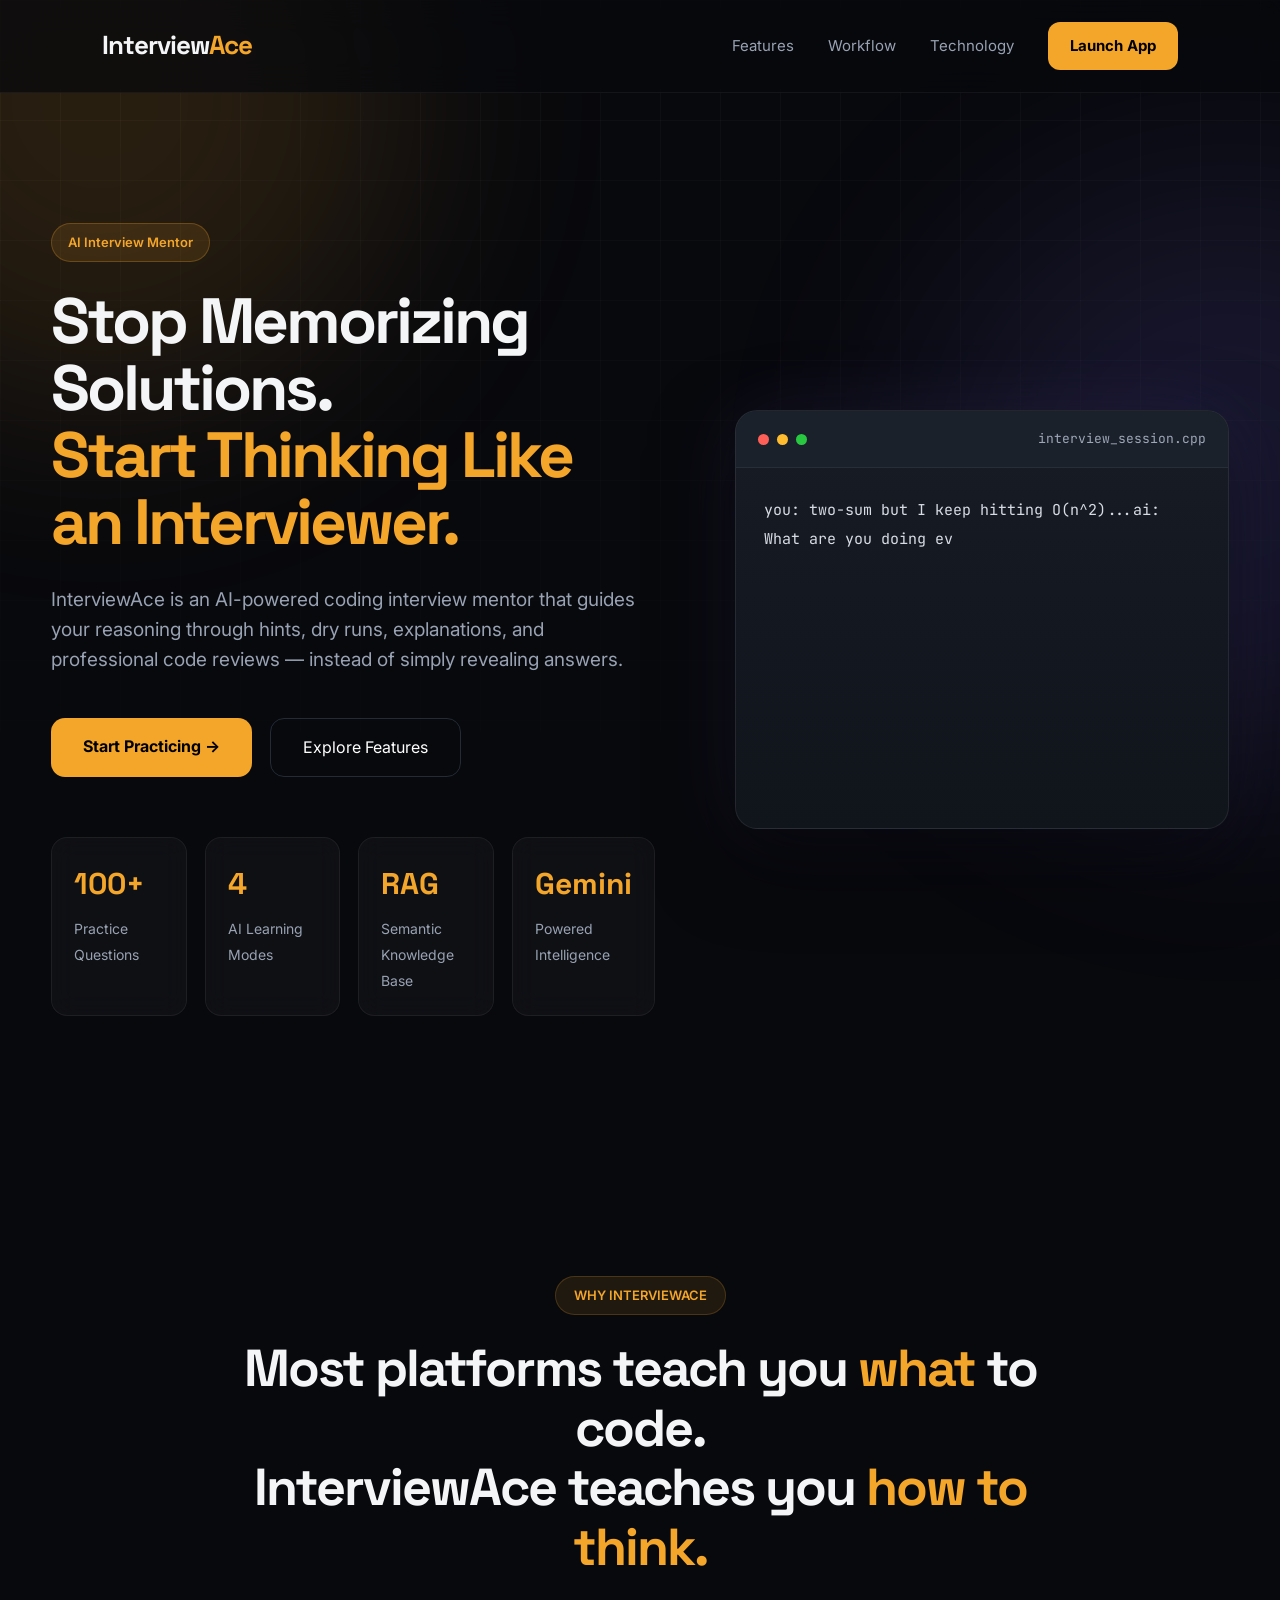
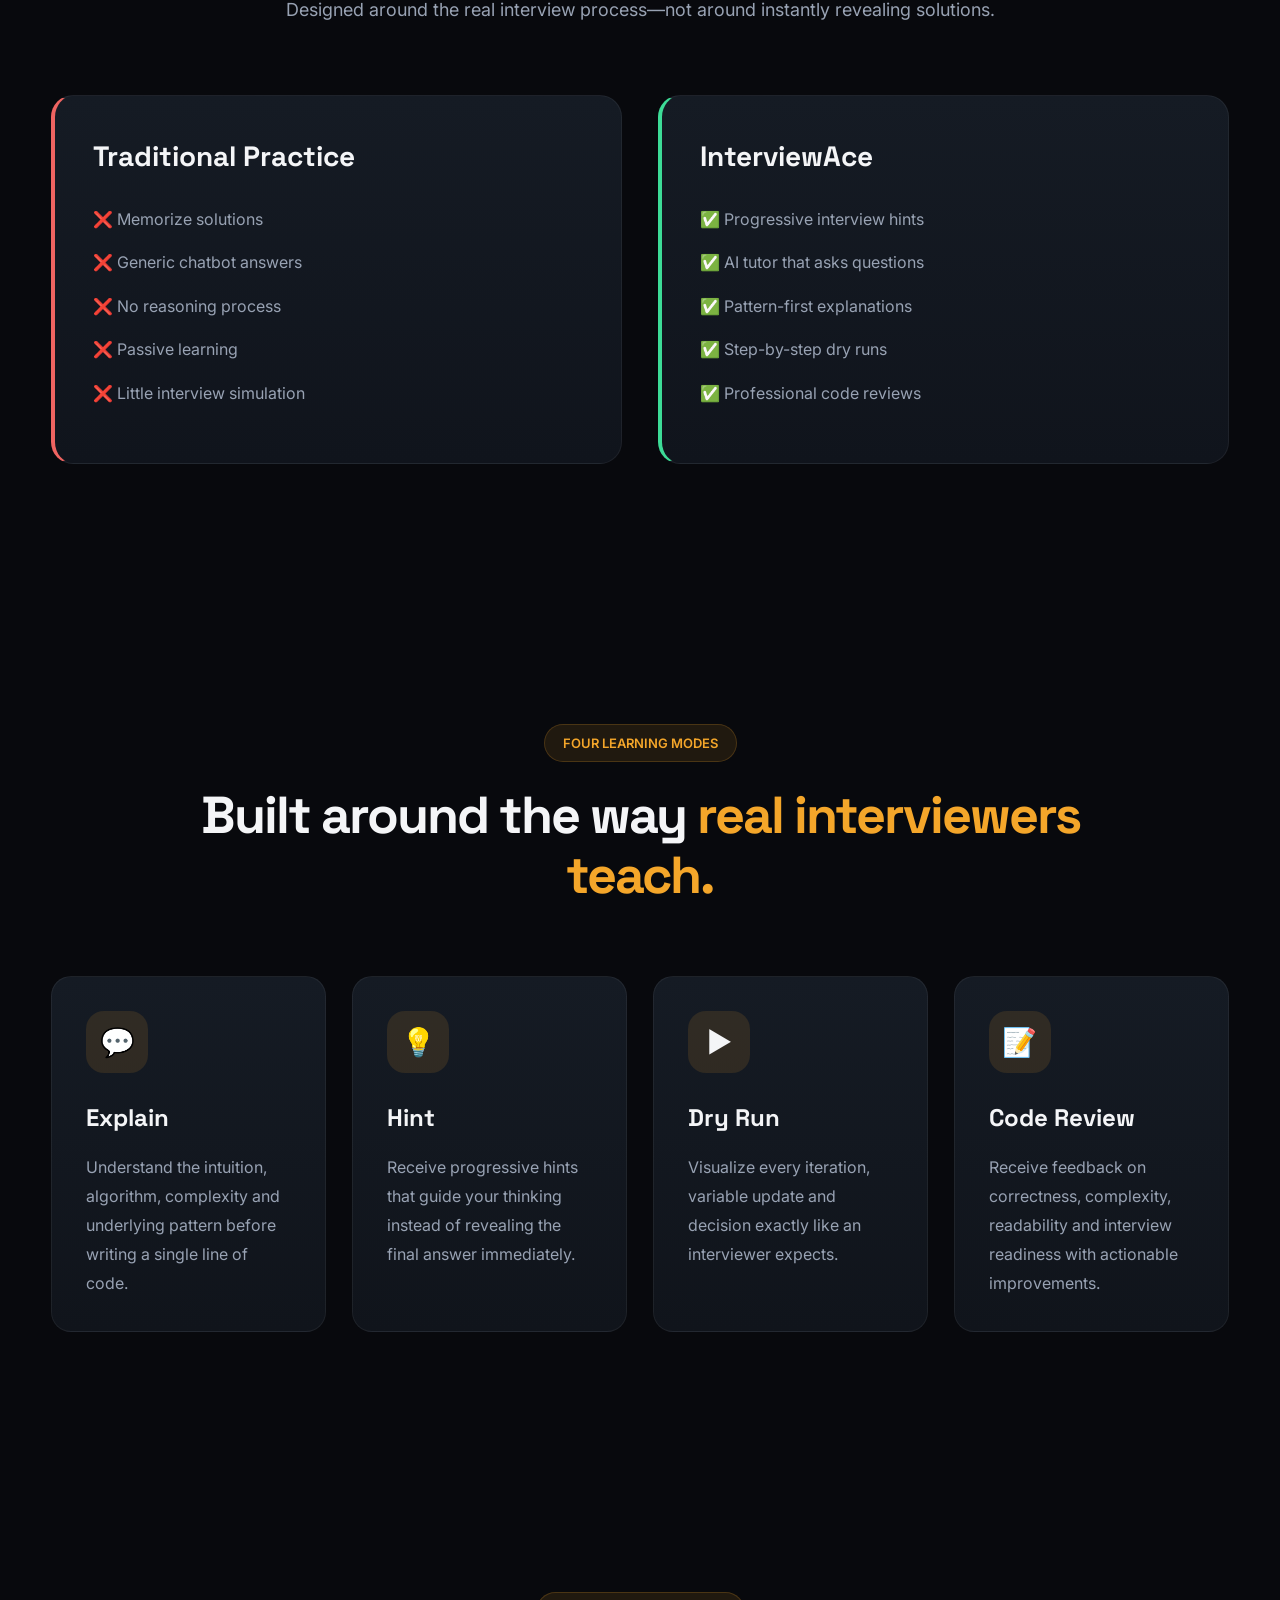
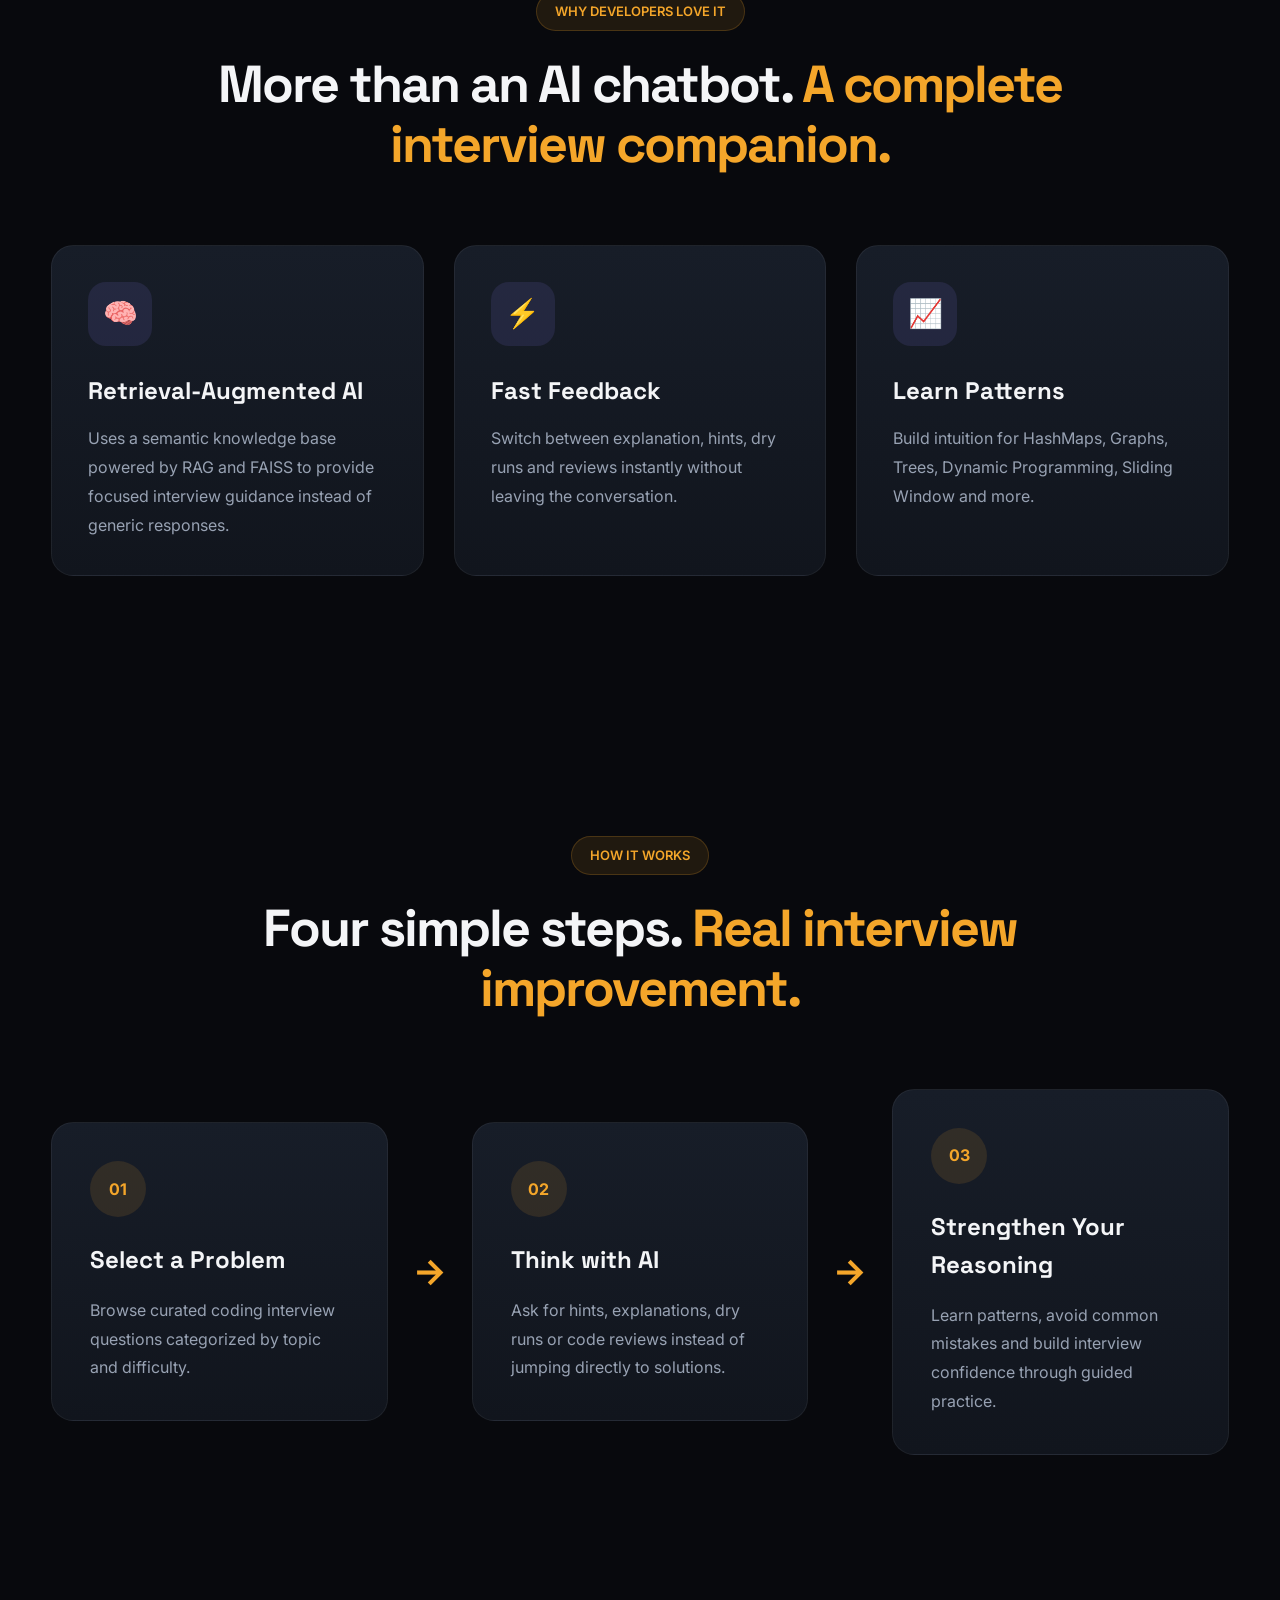
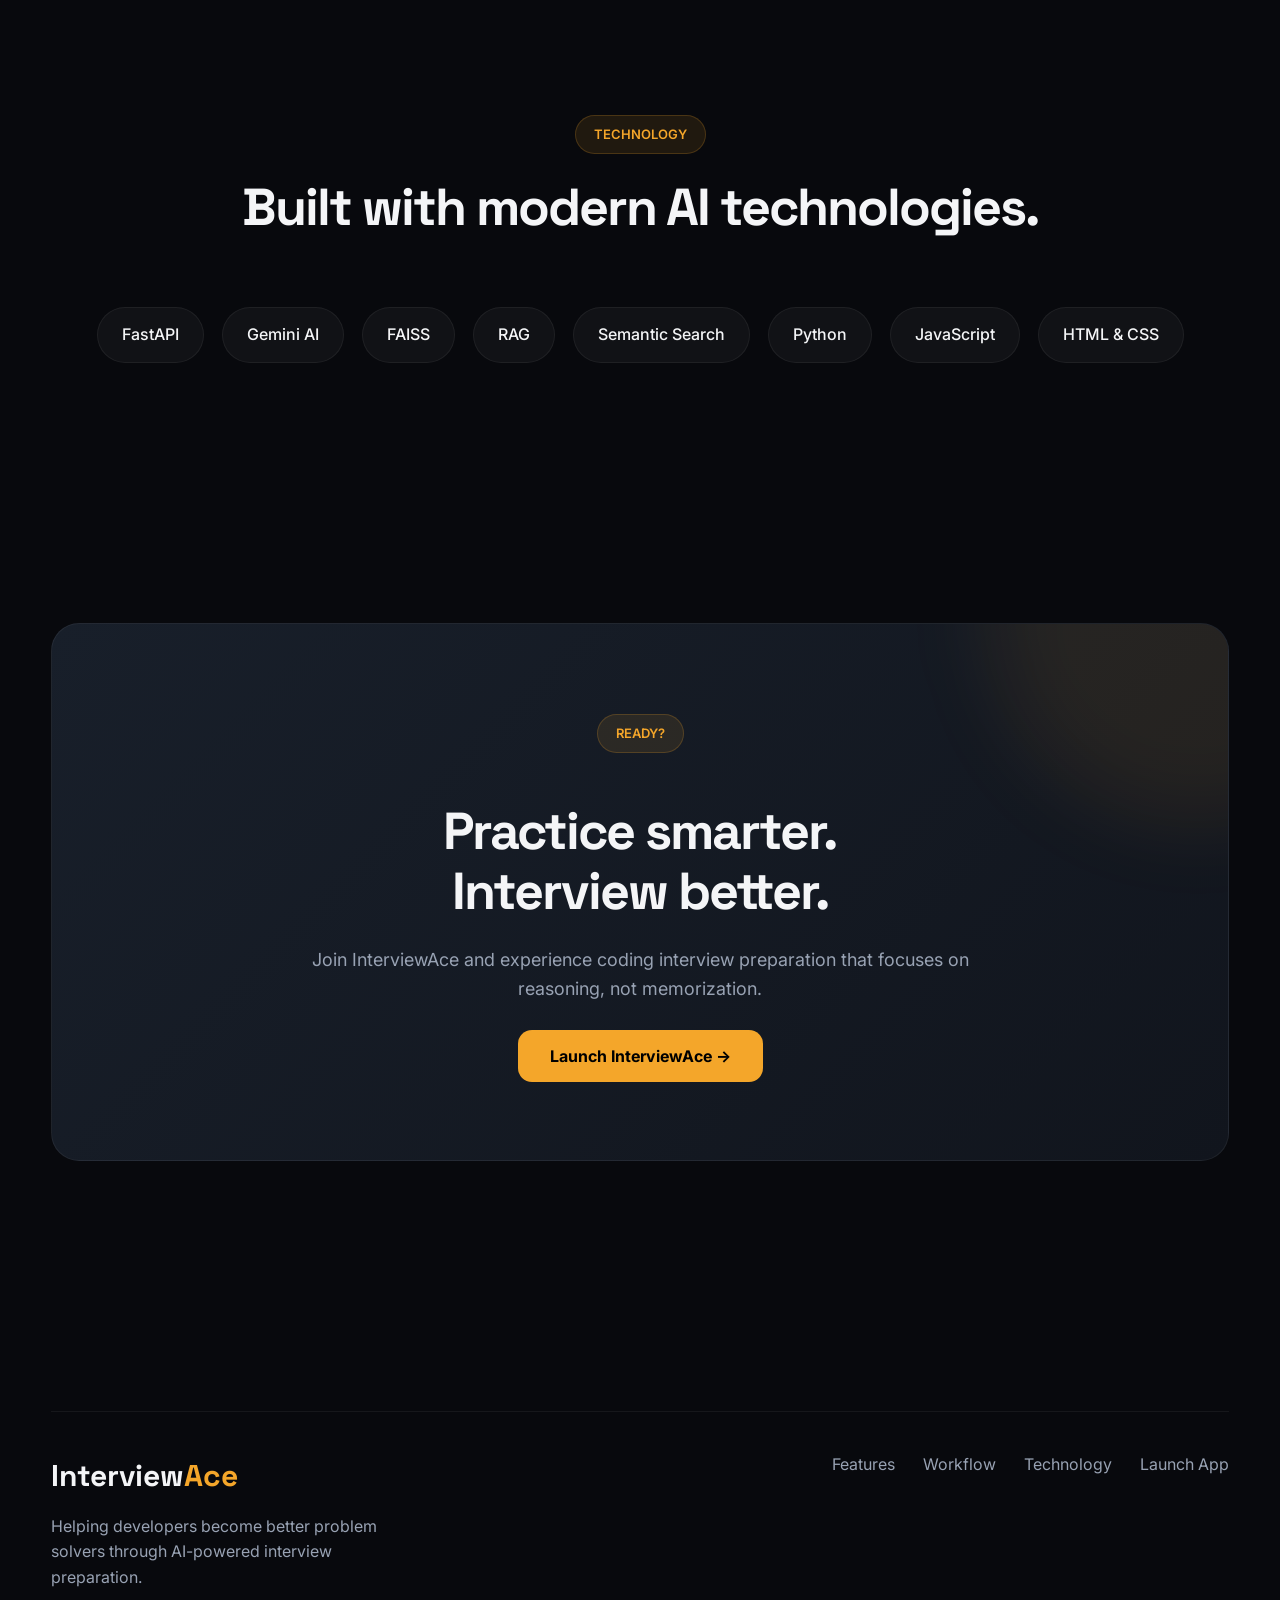
<file: frontend/landing.html>
<!DOCTYPE html>
<html lang="en">

<head>

    <meta charset="UTF-8">

    <meta name="viewport" content="width=device-width, initial-scale=1.0">

    <title>InterviewAce AI</title>

    <link rel="preconnect" href="https://fonts.googleapis.com">

    <link rel="preconnect" href="https://fonts.gstatic.com" crossorigin>

    <link href="https://fonts.googleapis.com/css2?family=Space+Grotesk:wght@400;500;600;700&family=Inter:wght@400;500;600&family=JetBrains+Mono:wght@400;500&display=swap" rel="stylesheet">

    <link rel="stylesheet" href="landing.css">

</head>

<body>

<div class="background-grid"></div>
<div class="background-glow glow-left"></div>
<div class="background-glow glow-right"></div>

<header class="navbar">

    <div class="logo">

        Interview<span>Ace</span>

    </div>

    <nav>

        <a href="#features">Features</a>

        <a href="#workflow">Workflow</a>

        <a href="#tech">Technology</a>

        <a href="index.html" class="nav-btn">

            Launch App

        </a>

    </nav>

</header>



<section class="hero">

    <div class="hero-left">

        <span class="hero-tag">

            AI Interview Mentor

        </span>

        <h1>

            Stop Memorizing Solutions.

            <br>

            <span>Start Thinking Like an Interviewer.</span>

        </h1>

        <p>

            InterviewAce is an AI-powered coding interview mentor that guides your reasoning through hints, dry runs, explanations, and professional code reviews — instead of simply revealing answers.

        </p>

        <div class="hero-buttons">

            <a href="index.html" class="primary-btn">

                Start Practicing →

            </a>

            <a href="#features" class="secondary-btn">

                Explore Features

            </a>

        </div>

        <div class="hero-stats">

            <div class="stat-card">

                <h2>100+</h2>

                <span>Practice Questions</span>

            </div>

            <div class="stat-card">

                <h2>4</h2>

                <span>AI Learning Modes</span>

            </div>

            <div class="stat-card">

                <h2>RAG</h2>

                <span>Semantic Knowledge Base</span>

            </div>

            <div class="stat-card">

                <h2>Gemini</h2>

                <span>Powered Intelligence</span>

            </div>

        </div>

    </div>



    <div class="hero-right">

        <div class="terminal-window">

            <div class="terminal-header">

                <div class="terminal-dots">

                    <span class="red"></span>

                    <span class="yellow"></span>

                    <span class="green"></span>

                </div>

                <span class="terminal-title">

                    interview_session.cpp

                </span>

            </div>

            <div class="terminal-content" id="terminal-body">

                <!-- landing.js types here -->

            </div>

        </div>

    </div>

</section>
<!-- ========================================================= -->
<!-- WHY INTERVIEWACE -->
<!-- ========================================================= -->

<section class="comparison-section" id="features">

    <div class="section-header">

        <span class="section-tag">

            WHY INTERVIEWACE

        </span>

        <h2>

            Most platforms teach you <span>what</span> to code.

            <br>

            InterviewAce teaches you <span>how to think.</span>

        </h2>

        <p>

            Designed around the real interview process—not around instantly revealing solutions.

        </p>

    </div>



    <div class="comparison-grid">

        <div class="comparison-card old-way">

            <h3>

                Traditional Practice

            </h3>

            <ul>

                <li>❌ Memorize solutions</li>

                <li>❌ Generic chatbot answers</li>

                <li>❌ No reasoning process</li>

                <li>❌ Passive learning</li>

                <li>❌ Little interview simulation</li>

            </ul>

        </div>



        <div class="comparison-card new-way">

            <h3>

                InterviewAce

            </h3>

            <ul>

                <li>✅ Progressive interview hints</li>

                <li>✅ AI tutor that asks questions</li>

                <li>✅ Pattern-first explanations</li>

                <li>✅ Step-by-step dry runs</li>

                <li>✅ Professional code reviews</li>

            </ul>

        </div>

    </div>

</section>



<!-- ========================================================= -->
<!-- FOUR MODES -->
<!-- ========================================================= -->

<section class="modes-section">

    <div class="section-header">

        <span class="section-tag">

            FOUR LEARNING MODES

        </span>

        <h2>

            Built around the way

            <span>real interviewers teach.</span>

        </h2>

    </div>



    <div class="mode-grid">

        <div class="mode-card">

            <div class="mode-icon">

                💬

            </div>

            <h3>

                Explain

            </h3>

            <p>

                Understand the intuition, algorithm, complexity and underlying pattern before writing a single line of code.

            </p>

        </div>



        <div class="mode-card">

            <div class="mode-icon">

                💡

            </div>

            <h3>

                Hint

            </h3>

            <p>

                Receive progressive hints that guide your thinking instead of revealing the final answer immediately.

            </p>

        </div>



        <div class="mode-card">

            <div class="mode-icon">

                ▶

            </div>

            <h3>

                Dry Run

            </h3>

            <p>

                Visualize every iteration, variable update and decision exactly like an interviewer expects.

            </p>

        </div>



        <div class="mode-card">

            <div class="mode-icon">

                📝

            </div>

            <h3>

                Code Review

            </h3>

            <p>

                Receive feedback on correctness, complexity, readability and interview readiness with actionable improvements.

            </p>

        </div>

    </div>

</section>



<!-- ========================================================= -->
<!-- FEATURE GRID -->
<!-- ========================================================= -->

<section class="feature-section">

    <div class="section-header">

        <span class="section-tag">

            WHY DEVELOPERS LOVE IT

        </span>

        <h2>

            More than an AI chatbot.

            <span>A complete interview companion.</span>

        </h2>

    </div>



    <div class="feature-grid">

        <div class="feature-card">

            <div class="feature-icon">

                🧠

            </div>

            <h3>

                Retrieval-Augmented AI

            </h3>

            <p>

                Uses a semantic knowledge base powered by RAG and FAISS to provide focused interview guidance instead of generic responses.

            </p>

        </div>



        <div class="feature-card">

            <div class="feature-icon">

                ⚡

            </div>

            <h3>

                Fast Feedback

            </h3>

            <p>

                Switch between explanation, hints, dry runs and reviews instantly without leaving the conversation.

            </p>

        </div>



        <div class="feature-card">

            <div class="feature-icon">

                📈

            </div>

            <h3>

                Learn Patterns

            </h3>

            <p>

                Build intuition for HashMaps, Graphs, Trees, Dynamic Programming, Sliding Window and more.

            </p>

        </div>

    </div>

</section>
<!-- ========================================================= -->
<!-- HOW IT WORKS -->
<!-- ========================================================= -->

<section class="workflow-section" id="workflow">

    <div class="section-header">

        <span class="section-tag">

            HOW IT WORKS

        </span>

        <h2>

            Four simple steps.

            <span>Real interview improvement.</span>

        </h2>

    </div>

    <div class="workflow">

        <div class="workflow-card">

            <div class="workflow-number">01</div>

            <h3>Select a Problem</h3>

            <p>

                Browse curated coding interview questions categorized by topic and difficulty.

            </p>

        </div>

        <div class="workflow-arrow">→</div>

        <div class="workflow-card">

            <div class="workflow-number">02</div>

            <h3>Think with AI</h3>

            <p>

                Ask for hints, explanations, dry runs or code reviews instead of jumping directly to solutions.

            </p>

        </div>

        <div class="workflow-arrow">→</div>

        <div class="workflow-card">

            <div class="workflow-number">03</div>

            <h3>Strengthen Your Reasoning</h3>

            <p>

                Learn patterns, avoid common mistakes and build interview confidence through guided practice.

            </p>

        </div>

    </div>

</section>



<!-- ========================================================= -->
<!-- TECH STACK -->
<!-- ========================================================= -->

<section class="tech-section" id="tech">

    <div class="section-header">

        <span class="section-tag">

            TECHNOLOGY

        </span>

        <h2>

            Built with modern AI technologies.

        </h2>

    </div>

    <div class="tech-grid">

        <div class="tech-pill">FastAPI</div>

        <div class="tech-pill">Gemini AI</div>

        <div class="tech-pill">FAISS</div>

        <div class="tech-pill">RAG</div>

        <div class="tech-pill">Semantic Search</div>

        <div class="tech-pill">Python</div>

        <div class="tech-pill">JavaScript</div>

        <div class="tech-pill">HTML & CSS</div>

    </div>

</section>



<!-- ========================================================= -->
<!-- FINAL CTA -->
<!-- ========================================================= -->

<section class="cta-section">

    <div class="cta-card">

        <span class="section-tag">

            READY?

        </span>

        <h2>

            Practice smarter.

            <br>

            Interview better.

        </h2>

        <p>

            Join InterviewAce and experience coding interview preparation that focuses on reasoning, not memorization.

        </p>

        <a href="index.html" class="primary-btn">

            Launch InterviewAce →

        </a>

    </div>

</section>



<!-- ========================================================= -->
<!-- FOOTER -->
<!-- ========================================================= -->

<footer class="footer">

    <div class="footer-brand">

        <h2>

            Interview<span>Ace</span>

        </h2>

        <p>

            Helping developers become better problem solvers through AI-powered interview preparation.

        </p>

    </div>

    <div class="footer-links">

        <a href="#features">Features</a>

        <a href="#workflow">Workflow</a>

        <a href="#tech">Technology</a>

        <a href="index.html">Launch App</a>

    </div>

</footer>

<script src="landing.js"></script>

</body>

</html>
</file>
<file: frontend/landing.css>
/* =========================================================
   INTERVIEWACE DESIGN SYSTEM
========================================================= */

:root{

    --bg:#08090d;
    --bg-secondary:#10131a;

    --card:#141922;
    --card-hover:#1a2130;

    --border:#242b37;

    --text:#f4f5f7;
    --muted:#98a2b3;

    --primary:#f4a62a;
    --primary-dark:#dd921d;

    --purple:#8B7CF6;
    --green:#3ddc97;
    --red:#ef6461;

    --shadow:0 20px 60px rgba(0,0,0,.45);

    --radius:18px;

    --display:"Space Grotesk",sans-serif;
    --body:"Inter",sans-serif;
    --mono:"JetBrains Mono",monospace;

}


/* =========================================================
RESET
========================================================= */

*{

    margin:0;

    padding:0;

    box-sizing:border-box;

}

html{

    scroll-behavior:smooth;

}

body{

    background:var(--bg);

    color:var(--text);

    font-family:var(--body);

    overflow-x:hidden;

    line-height:1.6;

}

a{

    text-decoration:none;

    color:inherit;

}

img{

    max-width:100%;

}


/* =========================================================
BACKGROUND
========================================================= */

.background-grid{

    position:fixed;

    inset:0;

    background-image:

        linear-gradient(rgba(255,255,255,.03) 1px,transparent 1px),

        linear-gradient(90deg,rgba(255,255,255,.03) 1px,transparent 1px);

    background-size:60px 60px;

    mask-image:linear-gradient(to bottom,white,transparent);

    z-index:-3;

}

.background-glow{

    position:fixed;

    width:600px;

    height:600px;

    border-radius:50%;

    filter:blur(120px);

    opacity:.14;

    z-index:-2;

}

.glow-left{

    background:#f4a62a;

    top:-200px;

    left:-200px;

}

.glow-right{

    background:#7b6ef6;

    right:-250px;

    top:180px;

}


/* =========================================================
NAVBAR
========================================================= */

.navbar{

    position:sticky;

    top:0;

    z-index:100;

    display:flex;

    justify-content:space-between;

    align-items:center;

    padding:22px 8%;

    backdrop-filter:blur(16px);

    background:rgba(8,9,13,.72);

    border-bottom:1px solid rgba(255,255,255,.05);

}

.logo{

    font-family:var(--display);

    font-size:26px;

    font-weight:700;

    letter-spacing:-1px;

}

.logo span{

    color:var(--primary);

}

nav{

    display:flex;

    align-items:center;

    gap:34px;

}

nav a{

    color:var(--muted);

    transition:.25s;

    font-size:15px;

}

nav a:hover{

    color:white;

}

.nav-btn{

    padding:12px 22px;

    border-radius:12px;

    background:var(--primary);

    color:black;

    font-weight:700;

    transition:.3s;

}

.nav-btn:hover{

    transform:translateY(-2px);

    box-shadow:0 10px 30px rgba(244,166,42,.35);

}


/* =========================================================
HERO
========================================================= */

.hero{

    width:min(1400px,92%);

    margin:auto;

    min-height:88vh;

    display:grid;

    grid-template-columns:1.1fr .9fr;

    align-items:center;

    gap:80px;

}

.hero-tag{

    display:inline-block;

    background:rgba(244,166,42,.12);

    color:var(--primary);

    padding:8px 16px;

    border:1px solid rgba(244,166,42,.25);

    border-radius:999px;

    font-size:13px;

    font-weight:600;

    margin-bottom:26px;

}

.hero h1{

    font-family:var(--display);

    font-size:64px;

    line-height:1.05;

    letter-spacing:-3px;

    margin-bottom:28px;

}

.hero h1 span{

    color:var(--primary);

}

.hero p{

    max-width:620px;

    color:var(--muted);

    font-size:19px;

    margin-bottom:42px;

}


/* =========================================================
BUTTONS
========================================================= */

.hero-buttons{

    display:flex;

    gap:18px;

    margin-bottom:60px;

}

.primary-btn{

    background:var(--primary);

    color:black;

    padding:16px 32px;

    border-radius:14px;

    font-weight:700;

    transition:.28s;

}

.primary-btn:hover{

    transform:translateY(-4px);

    box-shadow:0 16px 35px rgba(244,166,42,.35);

}

.secondary-btn{

    border:1px solid var(--border);

    color:white;

    padding:16px 32px;

    border-radius:14px;

    transition:.28s;

}

.secondary-btn:hover{

    background:var(--card);

    border-color:var(--primary);

}
/* =========================================================
HERO STATS
========================================================= */

.hero-stats{

    display:grid;

    grid-template-columns:repeat(4,1fr);

    gap:18px;

}

.stat-card{

    background:rgba(255,255,255,.03);

    border:1px solid rgba(255,255,255,.06);

    backdrop-filter:blur(12px);

    border-radius:16px;

    padding:22px;

    transition:.3s;

}

.stat-card:hover{

    transform:translateY(-8px);

    background:var(--card-hover);

    border-color:rgba(244,166,42,.35);

    box-shadow:var(--shadow);

}

.stat-card h2{

    font-family:var(--display);

    font-size:30px;

    margin-bottom:8px;

    color:var(--primary);

}

.stat-card span{

    color:var(--muted);

    font-size:14px;

    line-height:1.4;

}



/* =========================================================
TERMINAL
========================================================= */

.hero-right{

    display:flex;

    justify-content:center;

    align-items:center;

}

.terminal-window{

    width:100%;

    max-width:560px;

    background:linear-gradient(180deg,#171c25,#10141b);

    border:1px solid rgba(255,255,255,.08);

    border-radius:22px;

    overflow:hidden;

    box-shadow:

        0 30px 80px rgba(0,0,0,.55),

        0 0 80px rgba(139,124,246,.12);

    transition:.35s;

}

.terminal-window:hover{

    transform:translateY(-10px);

    box-shadow:

        0 45px 90px rgba(0,0,0,.65),

        0 0 90px rgba(244,166,42,.12);

}

.terminal-header{

    display:flex;

    justify-content:space-between;

    align-items:center;

    padding:18px 22px;

    background:#1b212b;

    border-bottom:1px solid rgba(255,255,255,.06);

}

.terminal-dots{

    display:flex;

    gap:8px;

}

.terminal-dots span{

    width:11px;

    height:11px;

    border-radius:50%;

}

.red{

    background:#ff5f57;

}

.yellow{

    background:#febc2e;

}

.green{

    background:#28c840;

}

.terminal-title{

    color:#9ea7b8;

    font-family:var(--mono);

    font-size:13px;

}

.terminal-content{

    padding:28px;

    min-height:360px;

    font-family:var(--mono);

    font-size:15px;

    line-height:1.9;

    color:#d7dce5;

    white-space:pre-wrap;

}



/* =========================================================
TERMINAL TEXT
========================================================= */

.user-line{

    color:#5ad1ff;

}

.ai-line{

    color:#b48cff;

}

.success-line{

    color:#4ade80;

}

.prompt-line{

    color:var(--primary);

}

.dim{

    color:#9098a7;

}

.cursor{

    display:inline-block;

    width:9px;

    height:18px;

    background:var(--primary);

    margin-left:4px;

    animation:blink 1s infinite;

}

@keyframes blink{

    50%{

        opacity:0;

    }

}



/* =========================================================
SECTION HEADER
========================================================= */

.section-header{

    width:min(900px,92%);

    margin:auto;

    text-align:center;

    margin-bottom:70px;

}

.section-tag{

    display:inline-block;

    color:var(--primary);

    background:rgba(244,166,42,.1);

    border:1px solid rgba(244,166,42,.2);

    padding:8px 18px;

    border-radius:999px;

    font-size:13px;

    font-weight:600;

    margin-bottom:24px;

}

.section-header h2{

    font-family:var(--display);

    font-size:52px;

    line-height:1.15;

    letter-spacing:-2px;

    margin-bottom:18px;

}

.section-header h2 span{

    color:var(--primary);

}

.section-header p{

    color:var(--muted);

    font-size:18px;

    max-width:760px;

    margin:auto;

}



/* =========================================================
COMMON SECTION SPACING
========================================================= */

section{

    padding:130px 0;

}
/* =========================================================
WHY INTERVIEWACE
========================================================= */

.comparison-section{

    width:min(1280px,92%);

    margin:auto;

}

.comparison-grid{

    display:grid;

    grid-template-columns:repeat(2,1fr);

    gap:36px;

}

.comparison-card{

    position:relative;

    overflow:hidden;

    background:linear-gradient(180deg,#151b24,#10141c);

    border:1px solid rgba(255,255,255,.06);

    border-radius:22px;

    padding:38px;

    transition:.35s;

}

.comparison-card::before{

    content:"";

    position:absolute;

    inset:0;

    background:linear-gradient(135deg,
        rgba(244,166,42,.08),
        transparent 60%);

    opacity:0;

    transition:.35s;

}

.comparison-card:hover{

    transform:translateY(-10px);

    border-color:rgba(244,166,42,.35);

    box-shadow:0 30px 70px rgba(0,0,0,.45);

}

.comparison-card:hover::before{

    opacity:1;

}

.comparison-card h3{

    font-family:var(--display);

    font-size:28px;

    margin-bottom:28px;

}

.comparison-card ul{

    list-style:none;

}

.comparison-card li{

    color:var(--muted);

    margin-bottom:18px;

    font-size:16px;

    display:flex;

    align-items:center;

    gap:12px;

}

.old-way{

    border-left:4px solid #ef6461;

}

.new-way{

    border-left:4px solid var(--green);

}



/* =========================================================
FOUR MODES
========================================================= */

.modes-section{

    width:min(1280px,92%);

    margin:auto;

}

.mode-grid{

    display:grid;

    grid-template-columns:repeat(4,1fr);

    gap:26px;

}

.mode-card{

    position:relative;

    background:linear-gradient(180deg,#151b24,#10141b);

    border:1px solid rgba(255,255,255,.06);

    border-radius:20px;

    padding:34px;

    overflow:hidden;

    transition:.3s;

}

.mode-card::after{

    content:"";

    position:absolute;

    inset:0;

    background:linear-gradient(
        140deg,
        rgba(139,124,246,.08),
        transparent 70%
    );

    opacity:0;

    transition:.3s;

}

.mode-card:hover{

    transform:translateY(-10px);

    border-color:rgba(244,166,42,.28);

    box-shadow:var(--shadow);

}

.mode-card:hover::after{

    opacity:1;

}

.mode-icon{

    width:62px;

    height:62px;

    display:flex;

    align-items:center;

    justify-content:center;

    border-radius:18px;

    background:rgba(244,166,42,.12);

    font-size:28px;

    margin-bottom:26px;

}

.mode-card h3{

    font-family:var(--display);

    font-size:24px;

    margin-bottom:16px;

}

.mode-card p{

    color:var(--muted);

    line-height:1.8;

}



/* =========================================================
FEATURES
========================================================= */

.feature-section{

    width:min(1280px,92%);

    margin:auto;

}

.feature-grid{

    display:grid;

    grid-template-columns:repeat(3,1fr);

    gap:30px;

}

.feature-card{

    background:linear-gradient(
        180deg,
        #171d28,
        #11151d
    );

    border:1px solid rgba(255,255,255,.06);

    border-radius:22px;

    padding:36px;

    transition:.3s;

}

.feature-card:hover{

    transform:translateY(-8px);

    border-color:rgba(244,166,42,.3);

    box-shadow:var(--shadow);

}

.feature-icon{

    width:64px;

    height:64px;

    display:flex;

    align-items:center;

    justify-content:center;

    border-radius:18px;

    font-size:28px;

    margin-bottom:26px;

    background:rgba(139,124,246,.12);

}

.feature-card h3{

    font-family:var(--display);

    font-size:24px;

    margin-bottom:14px;

}

.feature-card p{

    color:var(--muted);

    line-height:1.8;

}
/* =========================================================
WORKFLOW
========================================================= */

.workflow-section{

    width:min(1280px,92%);

    margin:auto;

}

.workflow{

    display:flex;

    justify-content:space-between;

    align-items:center;

    gap:25px;

}

.workflow-card{

    flex:1;

    background:linear-gradient(180deg,#171d28,#11151d);

    border:1px solid rgba(255,255,255,.06);

    border-radius:22px;

    padding:38px;

    transition:.3s;

}

.workflow-card:hover{

    transform:translateY(-8px);

    border-color:rgba(244,166,42,.3);

    box-shadow:var(--shadow);

}

.workflow-number{

    width:56px;

    height:56px;

    border-radius:50%;

    display:flex;

    align-items:center;

    justify-content:center;

    background:rgba(244,166,42,.12);

    color:var(--primary);

    font-weight:700;

    margin-bottom:24px;

}

.workflow-card h3{

    font-family:var(--display);

    font-size:24px;

    margin-bottom:16px;

}

.workflow-card p{

    color:var(--muted);

    line-height:1.8;

}

.workflow-arrow{

    color:var(--primary);

    font-size:36px;

    font-weight:bold;

}



/* =========================================================
TECH STACK
========================================================= */

.tech-section{

    width:min(1280px,92%);

    margin:auto;

}

.tech-grid{

    display:flex;

    flex-wrap:wrap;

    justify-content:center;

    gap:18px;

}

.tech-pill{

    padding:14px 24px;

    border-radius:999px;

    background:rgba(255,255,255,.04);

    border:1px solid rgba(255,255,255,.06);

    color:var(--text);

    transition:.3s;

    font-weight:500;

}

.tech-pill:hover{

    transform:translateY(-4px);

    border-color:rgba(244,166,42,.35);

    background:rgba(244,166,42,.08);

}



/* =========================================================
CTA
========================================================= */

.cta-section{

    width:min(1280px,92%);

    margin:auto;

}

.cta-card{

    text-align:center;

    background:linear-gradient(135deg,#181f2a,#11151d);

    border:1px solid rgba(255,255,255,.06);

    border-radius:28px;

    padding:90px 60px;

    position:relative;

    overflow:hidden;

}

.cta-card::before{

    content:"";

    position:absolute;

    width:420px;

    height:420px;

    border-radius:50%;

    background:rgba(244,166,42,.08);

    top:-220px;

    right:-180px;

    filter:blur(40px);

}

.cta-card h2{

    font-family:var(--display);

    font-size:52px;

    line-height:1.15;

    letter-spacing:-2px;

    margin:25px 0;

}

.cta-card p{

    color:var(--muted);

    font-size:18px;

    max-width:700px;

    margin:auto auto 40px;

}



/* =========================================================
FOOTER
========================================================= */

.footer{

    width:min(1280px,92%);

    margin:120px auto 40px;

    padding-top:40px;

    border-top:1px solid rgba(255,255,255,.06);

    display:flex;

    justify-content:space-between;

    align-items:flex-start;

    gap:80px;

}

.footer-brand h2{

    font-family:var(--display);

    font-size:30px;

    margin-bottom:14px;

}

.footer-brand span{

    color:var(--primary);

}

.footer-brand p{

    color:var(--muted);

    max-width:360px;

}

.footer-links{

    display:flex;

    gap:28px;

    flex-wrap:wrap;

}

.footer-links a{

    color:var(--muted);

    transition:.25s;

}

.footer-links a:hover{

    color:white;

}



/* =========================================================
CUSTOM SCROLLBAR
========================================================= */

::-webkit-scrollbar{

    width:10px;

}

::-webkit-scrollbar-track{

    background:#0d1118;

}

::-webkit-scrollbar-thumb{

    background:#2c3444;

    border-radius:20px;

}

::-webkit-scrollbar-thumb:hover{

    background:var(--primary);

}



/* =========================================================
RESPONSIVE
========================================================= */

@media(max-width:1100px){

    .hero{

        grid-template-columns:1fr;

        text-align:center;

    }

    .hero p{

        margin:auto auto 40px;

    }

    .hero-buttons{

        justify-content:center;

    }

    .hero-stats{

        grid-template-columns:repeat(2,1fr);

    }

    .comparison-grid,

    .feature-grid,

    .mode-grid{

        grid-template-columns:1fr;

    }

    .workflow{

        flex-direction:column;

    }

    .workflow-arrow{

        transform:rotate(90deg);

    }

    .footer{

        flex-direction:column;

        gap:40px;

    }

}



@media(max-width:700px){

    .navbar{

        padding:18px 5%;

    }

    nav{

        display:none;

    }

    .hero{

        width:94%;

        gap:50px;

    }

    .hero h1{

        font-size:44px;

        letter-spacing:-2px;

    }

    .section-header h2{

        font-size:36px;

    }

    .cta-card{

        padding:60px 28px;

    }

    .cta-card h2{

        font-size:38px;

    }

    .hero-stats{

        grid-template-columns:1fr;

    }

}



/* =========================================================
MICRO ANIMATIONS
========================================================= */

.feature-card,
.mode-card,
.stat-card,
.workflow-card,
.tech-pill,
.primary-btn,
.secondary-btn{

    transition:

        transform .3s,

        border-color .3s,

        background .3s,

        box-shadow .3s;

}

::selection{

    background:var(--primary);

    color:black;

}
</file>
